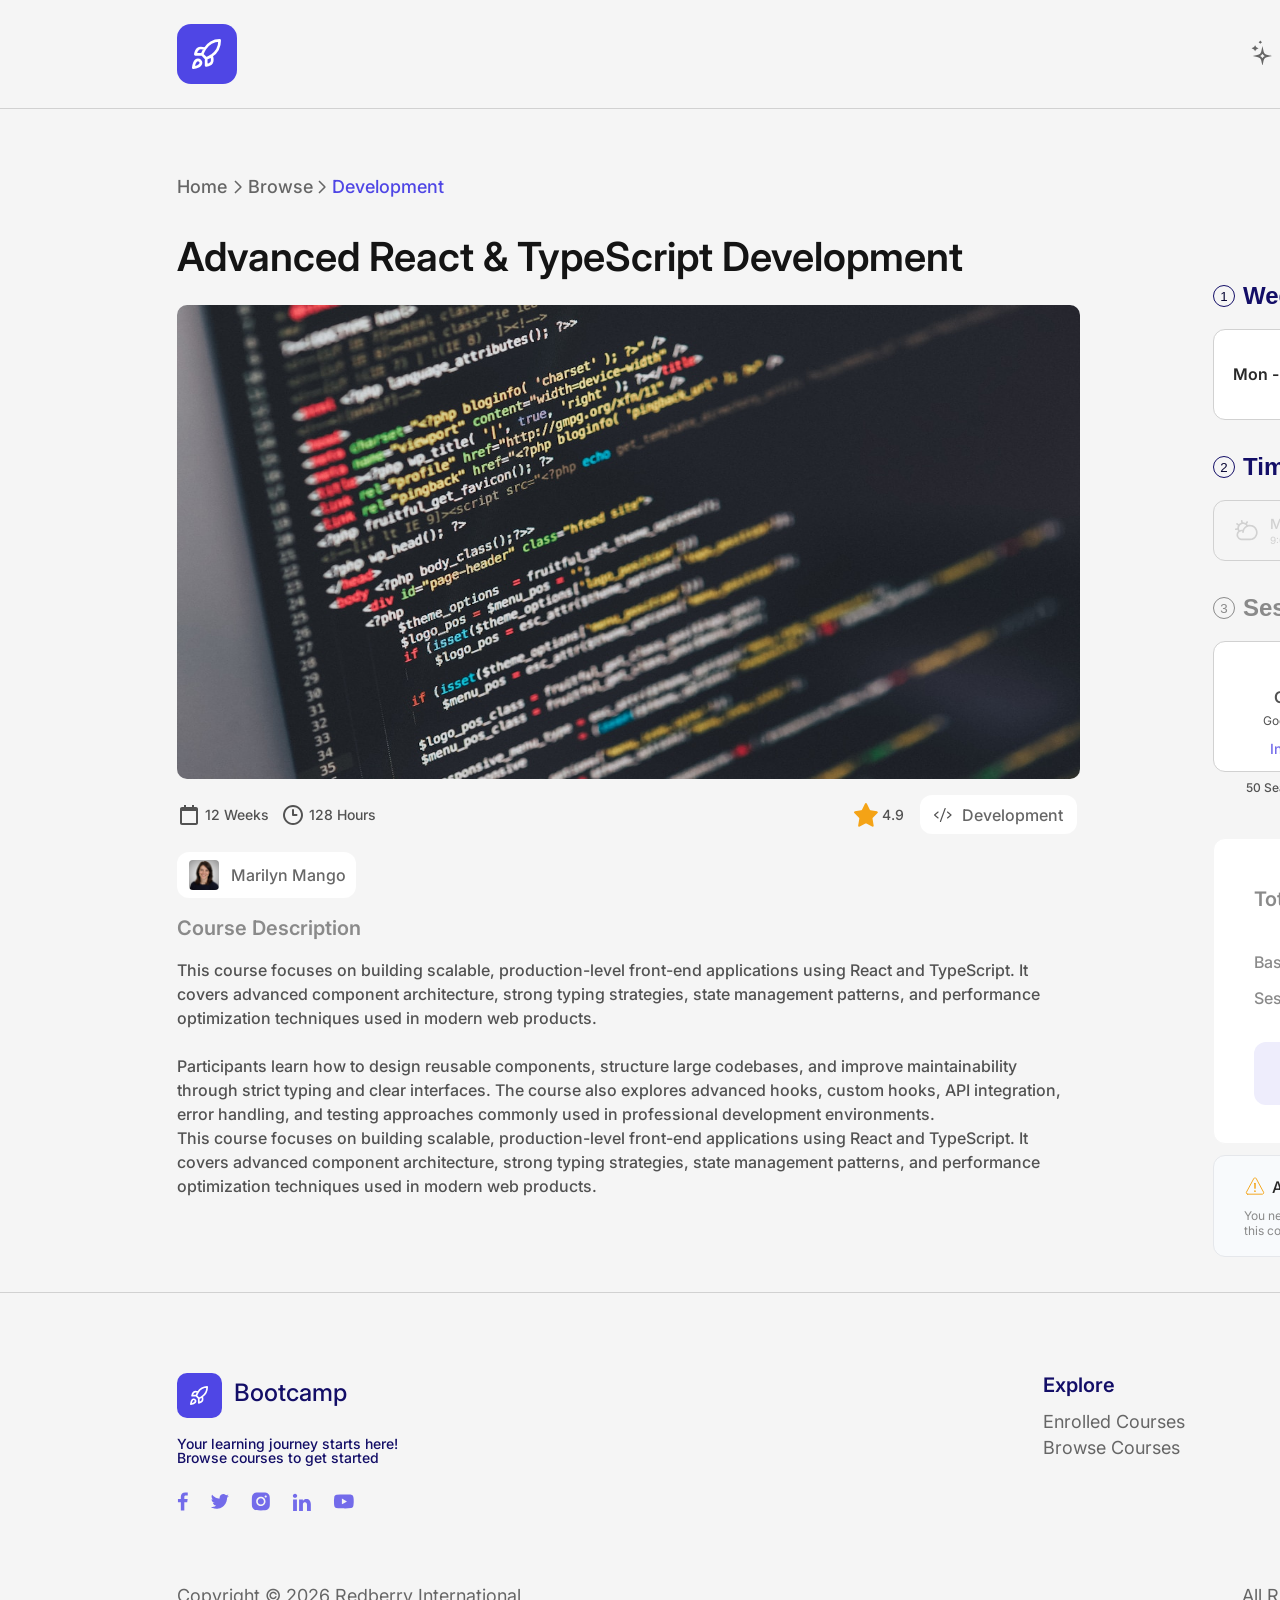
<file: course.html>
<!DOCTYPE html>
<html lang="en">
<head>
    <meta charset="UTF-8">
    <meta name="viewport" content="width=device-width, initial-scale=1.0">
    <title>Course</title>
    <link rel="stylesheet" href="style.css"/>
</head>

    <body>
        <nav>
            <div class="nav-left">
                <a href="index.html">
                    <div class="logo">
                        <img src="assets/logo.svg" alt="logo">
                    </div>
                </a>
            </div>
            <div class="nav-right">
                <a  href="catalog.html" class="browse-link">
                    <img src="assets/Nav icon.svg" alt="">
                   <span>Browse Courses</span></a>

                <!-- logged out -->
                <div class="nav-auth" id="nav-logged-out">
                    <button class="btn-login">Log In</button>
                    <button class="btn-signup">Sign Up</button>
                </div>

                <div class="nav-user" id="nav-logged-in">
                    <a href="#" class="enrolled-link">
                        <img src="assets/Nav icon2.svg" alt="">
                        <span> Enrolled Courses </span>
                    </a>
                    <a href="#" class="profile-icon">
                        <img src="assets/User.svg" alt="profile">
                        <span class="status-dot"></span>
                    </a>
                </div>

            </div>

        </nav>

        <main>

            <div class="course-main-wrapper">
                <div class="course-info">
                    <div class="course-info-top">
                        <div class="breadcrumbs2">
                            <a href="index.html" class="breadcrumbs-home">Home</a>
                            <img src="assets/gt.svg" alt="" class="breadcrumbs-arrow">
                            <a href="catalog.html"  class="breadcrumbs-browse">Browse</a>
                            <img src="assets/gt.svg" alt="" class="breadcrumbs-arrow">
                            <span class="breadcrumbs-course">Development</span>                            
                        </div>
                        <h1 class="main-course-title">Advanced React & TypeScript Development</h1>
                    </div>
                    <div class="course-info-bottom-wrapper">
                        <div class="course-info-mid">
                            <img class="course-image" src="assets/coursep.jpg" alt="">
                            <div class="course-duration-rate-tag">
                                <div class="course-duration-rate">
                                    <div class="course-duration">
                                        <div class="course-weeks">
                                            <img class="weeks-icon" src="assets/calendar.svg" alt="">
                                            <span class="weeks-text">12 Weeks</span>
                                        </div>
                                        <div class="course-days">
                                            <img class="days-icon" src="assets/clock.svg" alt="">
                                            <span class="days-text">128 Hours</span>
                                        </div>
                                    </div>
                                    <div class="rating-big">
                                        <img src="assets/union-big.svg" alt="rating">
                                        <span>4.9</span>
                                    </div>
                                </div>
                                <div class="tag">
                                    <img src="assets/dev-icon.svg" alt=""> Development
                                </div>
                            </div>
                        </div>
                        <div class="course-info-bottom">
                            <div>
                                <div class="instructor-chip">
                                        <img src="assets/instructor1.jpg" alt="Marilyn Mango">
                                        <span>Marilyn Mango</span>
                                </div>
                            </div>
                            <div class="course-information">
                                    <h3>Course Description</h3>
                                    <div class="course-info-description">
                                        <p>This course focuses on building scalable, production-level front-end applications using React and TypeScript. It covers advanced component architecture, strong typing strategies, state management patterns, and performance optimization techniques used in modern web products.</p> <br/>
                                        <p>Participants learn how to design reusable components, structure large codebases, and improve maintainability through strict typing and clear interfaces. The course also explores advanced hooks, custom hooks, API integration, error handling, and testing approaches commonly used in professional development environments.</p>
                                        <p>This course focuses on building scalable, production-level front-end applications using React and TypeScript. It covers advanced component architecture, strong typing strategies, state management patterns, and performance optimization techniques used in modern web products.</p>
                                    </div>
                                </div>
                        </div>
                    </div>
                </div>

                <div class="course-scheduling">
                    <div class="schedule">
                        <div class="weekly-schedule">
                            <button class="weekly-schedule-button active">
                                <div>
                                    <span class="schedule-ring">1</span>
                                    <h3 class="schedule-text">Weekly Schedule</h3>
                                </div>
                                <svg width="16" height="8" viewBox="0 0 16 8" fill="none" xmlns="http://www.w3.org/2000/svg">
<path d="M1.27548 0.193912C1.20331 0.131926 1.11841 0.0834684 1.02563 0.0513033C0.932857 0.0191383 0.834018 0.00389618 0.73476 0.00644822C0.635501 0.00900026 0.537768 0.0292959 0.44714 0.0661764C0.356512 0.103057 0.274764 0.1558 0.206563 0.221394C0.138363 0.286988 0.0850452 0.36415 0.0496549 0.448472C0.0142646 0.532794 -0.00250549 0.622625 0.000302383 0.712837C0.00311025 0.803049 0.025441 0.891876 0.0660195 0.974245C0.106598 1.05661 0.16463 1.13091 0.236802 1.1929L7.04038 7.0329C7.18073 7.1535 7.36656 7.2207 7.55972 7.2207C7.75287 7.2207 7.9387 7.1535 8.07906 7.0329L14.8834 1.1929C14.9571 1.13132 15.0167 1.05704 15.0586 0.974366C15.1005 0.891695 15.1239 0.802281 15.1275 0.711318C15.131 0.620355 15.1146 0.529656 15.0793 0.444491C15.044 0.359325 14.9904 0.28139 14.9216 0.215212C14.8528 0.149034 14.7703 0.095932 14.6788 0.0589914C14.5873 0.0220509 14.4886 0.00200796 14.3884 2.62363e-05C14.2883 -0.00195549 14.1888 0.014163 14.0955 0.0474472C14.0023 0.080731 13.9173 0.130516 13.8455 0.193911L7.55972 5.5887L1.27548 0.193912Z" fill="#130E67"/></svg>
                            </button>
                            <div class="scheduling-choices">
                                <span class="scheduling-choice">Mon - Wed</span>
                                <span class="scheduling-choice disabled">Tue - Thu</span>
                                <span class="scheduling-choice">Wed - Fri</span>
                                <span class="scheduling-choice disabled">Weekend</span>
                            </div>
                        </div>
                        <div class="time-slot">
                            <button class="weekly-schedule-button active">
                                <div>
                                    <span class="schedule-ring">2</span>
                                    <h3 class="schedule-text">Time Slot</h3>
                                </div>
                                <svg width="16" height="8" viewBox="0 0 16 8" fill="none" xmlns="http://www.w3.org/2000/svg">
<path d="M1.27548 0.193912C1.20331 0.131926 1.11841 0.0834684 1.02563 0.0513033C0.932857 0.0191383 0.834018 0.00389618 0.73476 0.00644822C0.635501 0.00900026 0.537768 0.0292959 0.44714 0.0661764C0.356512 0.103057 0.274764 0.1558 0.206563 0.221394C0.138363 0.286988 0.0850452 0.36415 0.0496549 0.448472C0.0142646 0.532794 -0.00250549 0.622625 0.000302383 0.712837C0.00311025 0.803049 0.025441 0.891876 0.0660195 0.974245C0.106598 1.05661 0.16463 1.13091 0.236802 1.1929L7.04038 7.0329C7.18073 7.1535 7.36656 7.2207 7.55972 7.2207C7.75287 7.2207 7.9387 7.1535 8.07906 7.0329L14.8834 1.1929C14.9571 1.13132 15.0167 1.05704 15.0586 0.974366C15.1005 0.891695 15.1239 0.802281 15.1275 0.711318C15.131 0.620355 15.1146 0.529656 15.0793 0.444491C15.044 0.359325 14.9904 0.28139 14.9216 0.215212C14.8528 0.149034 14.7703 0.095932 14.6788 0.0589914C14.5873 0.0220509 14.4886 0.00200796 14.3884 2.62363e-05C14.2883 -0.00195549 14.1888 0.014163 14.0955 0.0474472C14.0023 0.080731 13.9173 0.130516 13.8455 0.193911L7.55972 5.5887L1.27548 0.193912Z" fill="#130E67"/></svg>
                            </button>
                            <div class="scheduling-choices-time">
                                <div class="scheduling-choice-time disabled">
                                    <div class="scheduling-choice-time-inside">
                                        <img src="assets/cloudy.svg" alt="">
                                        <div class="scheduling-choice-time-inside-txt">
                                            <span class="scheduling-wd">Morning</span>
                                            <span class="scheduling-time">9:00 AM – 12:00 PM</span>
                                        </div>
                                    </div>
                                </div>
                                <div class="scheduling-choice-time">
                                    <div class="scheduling-choice-time-inside">
                                        <img src="assets/sun.svg" alt="">
                                        <div class="scheduling-choice-time-inside-txt">
                                            <span class="scheduling-wd">Morning</span>
                                            <span class="scheduling-time">6:00 AM – 9:00 PM</span>
                                        </div>
                                    </div>
                                </div>
                                <div class="scheduling-choice-time disabled">
                                    <div class="scheduling-choice-time-inside">
                                        <img src="assets/moon.svg" alt="">
                                        <div class="scheduling-choice-time-inside-txt">
                                            <span class="scheduling-wd">Morning</span>
                                            <span class="scheduling-time">12:00 AM – 12:00 PM</span>
                                        </div>
                                    </div>
                                </div>
                            </div>
                        </div>
                        <div class="session-type">
                            <button class="weekly-schedule-button disabled">
                                <div>
                                    <span class="schedule-ring">3</span>
                                    <h3 class="schedule-text">Session Type</h3>
                                </div>
                                <svg width="16" height="8" viewBox="0 0 16 8" fill="none" xmlns="http://www.w3.org/2000/svg">
<path d="M1.27548 0.193912C1.20331 0.131926 1.11841 0.0834684 1.02563 0.0513033C0.932857 0.0191383 0.834018 0.00389618 0.73476 0.00644822C0.635501 0.00900026 0.537768 0.0292959 0.44714 0.0661764C0.356512 0.103057 0.274764 0.1558 0.206563 0.221394C0.138363 0.286988 0.0850452 0.36415 0.0496549 0.448472C0.0142646 0.532794 -0.00250549 0.622625 0.000302383 0.712837C0.00311025 0.803049 0.025441 0.891876 0.0660195 0.974245C0.106598 1.05661 0.16463 1.13091 0.236802 1.1929L7.04038 7.0329C7.18073 7.1535 7.36656 7.2207 7.55972 7.2207C7.75287 7.2207 7.9387 7.1535 8.07906 7.0329L14.8834 1.1929C14.9571 1.13132 15.0167 1.05704 15.0586 0.974366C15.1005 0.891695 15.1239 0.802281 15.1275 0.711318C15.131 0.620355 15.1146 0.529656 15.0793 0.444491C15.044 0.359325 14.9904 0.28139 14.9216 0.215212C14.8528 0.149034 14.7703 0.095932 14.6788 0.0589914C14.5873 0.0220509 14.4886 0.00200796 14.3884 2.62363e-05C14.2883 -0.00195549 14.1888 0.014163 14.0955 0.0474472C14.0023 0.080731 13.9173 0.130516 13.8455 0.193911L7.55972 5.5887L1.27548 0.193912Z" fill="#130E67"/></svg>
                            </button>
                            <div class="scheduling-choices-session">
                                <div class="scheduling-choice-session-wrapper">
                                    <div class="scheduling-choice-session">
                                        <div class="scheduling-choice-session-inside">
                                            <div class="scheduling-choice-session-inside">
                                                <div class="session-icon">
                                                    <img src="assets/Desktop.svg" alt="">
                                                </div>
                                                <div class="session-texts">
                                                    <div class="session-texts-top">
                                                        <span class="session-type-txt">Online</span>
                                                        <div class="session-address"><span class="address">Google Meet</span></div>
                                                    </div>
                                                    <span class="session-price">Included</span>
                                                </div>
                                            </div>
                                        </div>
                                    </div>
                                    <span class="seat-availability">50 Seats Available</span>
                                </div>
                                <div class="scheduling-choice-session-wrapper">
                                    <div class="scheduling-choice-session disabled">
                                        <div class="scheduling-choice-session-inside">
                                            <div class="scheduling-choice-session-inside">
                                                <div class="session-icon">
                                                    <img src="assets/Users.svg" alt="">
                                                </div>
                                                <div class="session-texts">
                                                    <div class="session-texts-top">
                                                        <span class="session-type-txt">In-Person</span>
                                                        <div class="session-address"><img class="session-location" src="assets/session-location.svg" alt=""> <span class="address">Chavchavadze St.34</span></div>
                                                    </div>
                                                    <span class="session-price">+ $30</span>
                                                </div>
                                            </div>
                                        </div>
                                    </div>
                                    <span class="seat-availability">No Seats Available</span>
                                </div>
                                <div class="scheduling-choice-session-wrapper">
                                    <div class="scheduling-choice-session disabled">
                                        <div class="scheduling-choice-session-inside">
                                            <div class="session-icon">
                                                <img src="assets/Intersect.svg" alt="">
                                            </div>
                                            <div class="session-texts">
                                                <div class="session-texts-top">
                                                    <span class="session-type-txt">Hybrid</span>
                                                    <div class="session-address"><img class="session-location" src="assets/session-location.svg" alt=""> <span class="address">Chavchavadze St.34</span></div>
                                                </div>
                                                <span class="session-price">+ $50</span>
                                            </div>
                                        </div>
                                    </div>
                                    <span class="seat-availability">No Seats Available</span>
                                </div>
                            </div>
                        </div>
                        <div class="enrollment"></div>
                    </div>

                    <div class="scheduling-price">
                        <div class="scheduling-price-inside">
                            <div class="price-calculation">
                                <div class="total-price">
                                    <h3>Total Price</h3>
                                    <span class="total-price-calculated">$349</span>
                                </div>
                                <div class="price-addition">
                                    <div class="base-price">
                                        <h3>Base Price</h3>
                                        <span class="base-price-add">+ $0</span>
                                    </div>
                                    <div class="session-type-price">
                                        <h3>Session Type</h3>
                                        <span class="session-price-add">+ $0</span>
                                    </div>
                                </div>
                            </div>
                            <button class="enroll-button disabled">Enroll Now</button>
                        </div>
                    </div>

                    <div class="authentication-req">
                        <div class="authentication-req-txt">
                            <div class="authentication-req-txt-warning">
                                <img src="assets/warning.svg" alt="">
                                <h3>Authentication Required</h3>
                            </div>
                            <span>You need sign in to your profile before enrolling in this course.</span>
                        </div>
                        <button class="course-sign-in">Sign in <img src="assets/sign-in-arrow.svg" alt=""></button>

                    </div>

                </div>

            </div>

        </main>



        <footer>
            <div class="footer-wrapper">
                <div class="footer-top">
                    <div class="footer-brand">
                        <div class="footer-brand-top">
                            <div class="footer-logo">
                                <div class="logo">
                                    <img src="assets/logo.svg" alt="logo">
                                </div>
                                <span>Bootcamp</span>
                            </div>
                            <p>Your learning journey starts here!<br>Browse courses to get started</p>
                        </div>
                        <div class="footer-socials">
                            <a href="#"><img src="assets/Facebook.svg" alt="facebook"></a>
                            <a href="#"><img src="assets/Twitter.svg" alt="twitter"></a>
                            <a href="#"><img src="assets/Instagram.svg" alt="instagram"></a>
                            <a href="#"><img src="assets/LinkedIn.svg" alt="linkedin"></a>
                            <a href="#"><img src="assets/YouTube.svg" alt="youtube"></a>
                        </div>
                    </div>
                    <div class="footer-links">
                        <div class="footer-column">
                            <h4>Explore</h4>
                            <div class="footer-column-links">
                                <a href="#">Enrolled Courses</a>
                                <a href="catalog.html">Browse Courses</a>
                            </div>
                        </div>
                        <div class="footer-column">
                            <h4>Account</h4> 
                            <div class="footer-column-links">
                                <a href="#">My Profile</a>
                            </div>
                        </div>
                        <div class="footer-column">
                            <h4>Contact</h4>
                            <div class="footer-column-info">
                                <p><img src="assets/envelope.svg">contact@company.com</p>
                                <p><img src="assets/phone.svg">(+995) 551 111 222</p>
                                <p><img src="assets/location.svg">Aghmashenebeli St.115</p>
                            </div>
                        </div>
                    </div> 
                </div>
                <div class="footer-bottom">
                    <p class="footer-bottom-left">Copyright © 2026 Redberry International</p>
                    <div class="footer-bottom-right">
                        <span>All Rights Reserved</span> |
                        <a href="#">Terms and Conditions</a> |
                        <a href="#">Privacy Policy</a>
                    </div>
                </div>
            </div>
        </footer>




        <script src="script.js"></script>
        <script src="auth.js"></script>
        <script type="module" src="api.js"></script>
        <script type="module" src="catalog.js"></script>
    </body>
</html>
</file>
<file: style.css>
@import url('https://fonts.googleapis.com/css2?family=Inter:wght@200;300;400;500;600;700&display=swap');
* {
    margin:0;
    padding:0;
    box-sizing: border-box;}

body{
    width:  1920px;
    min-height:  1080px;
    font-family: 'Inter';
    display: flex;
    flex-direction: column;
    justify-content: space-between;
}

nav {
    width: 1920px;
    background-color: #f5f5f5;
    border-bottom: 1px solid #D1D1D1;
    padding: 24px 177px;
    display: flex;
    justify-content: space-between;
    align-items: center;
    gap: 10px;
}
.nav-left .logo{
    width: 60px;
    height: 60px;
    border-radius: 14px;
    padding: 16px 17px 17px 16px;
    gap: 10px;
    display: flex;
    align-items: center;
    justify-content: center;
    background-color: #4F46E5;
}

.nav-left .logo img{
    width: 29px;
    height: 30px;
}

.nav-right{
    display: flex;
    justify-content: center;
}

.browse-link{
    display: flex;
    flex-direction: row;
    align-items: center;
    width: 220px;
    height: 56px;
    border-radius: 8px;
    padding: 15px;
    gap: 8px;
    text-decoration: none;
    line-height: 1;
}


.browse-link img{
    height: 26px;
    width: 26px;
}

.browse-link span{
    width: 156px;
    font-weight: 500;
    font-size: 20px;
    line-height: 100%;
    letter-spacing: 0%;
    color: #525252;
    white-space: nowrap;
}

.nav-auth{
    display: flex;
    flex-direction: row;
    align-items: center;
    gap: 15px;
    margin-left: 36px;
}

.btn-login {
    display: flex;
    flex-direction: row;
    align-items: center;
    justify-content: center;
    width: 114px;
    height: 60px;
    border-radius: 8px;
    border: 2px solid #958FEF;
    gap: 2px;
    background-color: transparent;
    font-weight: 500;
    font-size: 20px;
    line-height: 100%;
    letter-spacing: 0%;
    color: #4F46E5;
    cursor: pointer;
}

.btn-signup {
    display: flex;
    flex-direction: row;
    align-items: center;
    justify-content: center;
    width: 125px;
    height: 60px;
    border-radius: 8px;
    border: none;
    gap: 10px;
    background-color: #4F46E5;
    font-weight: 500;
    font-size: 20px;
    line-height: 100%;
    letter-spacing: 0%;
    color: white;
    cursor: pointer;
}

#nav-logged-in{
  display: none;
}

.nav-user{
    display: flex;
    flex-direction: row;
    align-items: center;
    gap: 36px;
    margin-left: 8px;
}

.enrolled-link{
    display: flex;
    flex-direction: row;
    align-items: center;
    width: 227px;
    height: 56px;
    border-radius: 8px;
    padding: 16px;
    gap: 8px;
    text-decoration: none;
}

.enrolled-link:hover{
    filter: invert(15%) sepia(100%) saturate(6934%) hue-rotate(244deg) brightness(85%) contrast(106%);
}


.enrolled-link img{
    width: 26px;
    height: 26px;
}

.enrolled-link span{
    font-weight: 500;
    font-size: 20px;
    line-height: 100%;
    letter-spacing: 0%;
    color: #525252;
    white-space: nowrap;
}

.profile-icon{
    display: flex;
    align-items: center;
    justify-content: center;
    width: 56px;
    height: 56px;
    border-radius: 50%;
    background-color: #EEEDFC;
    position: relative;
    text-decoration: none;
    flex-shrink: 0;
    padding: 0;
}

.profile-icon img{
    width: 38px;
    height: 38px;
}

.status-dot{
    width: 15px;
    height: 15px;
    border-radius: 50%;
    background-color: #F4A316 ;
    border: 2px solid #FFFFFF;
    position: absolute;
    bottom: 0;
    right: 0;
}

footer{
    width: 1920px;
    max-height: 334px;
    padding: 80px 0 0 0;
    background-color: #f5f5f5;
    display: flex;
    flex-direction: column;
    border-top: 1px solid #D1D1D1;
}

.footer-wrapper{
    width: 1566px;
    height: 334px;
    gap: 74px;
    display: flex;
    flex-direction: column;
    margin: 0 auto;
}



.footer-top{
    width: 1566px;
    display: flex;
    flex-direction: row;
    justify-content: space-between;
    align-items: flex-start;
}

.footer-brand{
    width: 310.36px;
    display: flex;
    flex-direction: column;
    gap: 24px;
}

.footer-brand-top{
    width: 310.36px;
    display: flex;
    flex-direction: column;
    gap: 16px;
}

.footer-logo{
    display: flex;
    flex-direction: row;
    align-items: center;
    width: 174px;
    height: 45px;
    gap: 12px;
}

.footer-logo .logo{
    width: 45px;
    height: 45px;
    border-radius: 10px;
    padding: 16px 17px 17px 16px;
    display: flex;
    align-items: center;
    justify-content: center;
    flex-shrink: 0;
    background-color: #4F46E5;
}
.footer-logo .logo img{
    width: 18.37px;
    height: 19px;
}

.footer-logo span{
    width: 117px;
    height: 29px;
    font-weight: 500;
    font-size: 24px;
    line-height: 100%;
    letter-spacing: 0%;
    color: #130E67;
    white-space: nowrap;
}

.footer-brand-top p{
    width: 310.36px;
    height: 34px;
    font-weight: 500;
    font-size: 14px;
    line-height: 100%;
    letter-spacing: 0%;
    color: #130E67;
    display: flex;
    align-items: center;
}

.footer-socials{
    display: flex;
    flex-direction: row;
    align-items: center;
    width: 177px;   
    height: 19px;
    gap: 22px;
}
.footer-socials a img{
    display: block;
}

.footer-socials a:nth-child(1) img{width:11px; height: 19px;}
.footer-socials a:nth-child(2) img{width:19px; height: 15px;}
.footer-socials a:nth-child(3) img{width:19px; height: 19px;}
.footer-socials a:nth-child(4) img{width:19px; height: 18px;}
.footer-socials a:nth-child(5) img{width:21px; height: 15px;}

.footer-links{
    display: flex;
    flex-direction: row;
    width: 700px;
    height: 130px;
    gap: 120px;
}

.footer-column{
    display: flex;
    flex-direction: column;
    gap: 16px;
}

.footer-column:nth-child(1) {width: 144px; height: 92px;}
.footer-column:nth-child(2) {width: 186px; height: 62px;}
.footer-column:nth-child(1) {width: 230px; height: 130px;}

.footer-column h4{
    font-weight: 600;
    font-size: 20px;
    line-height: 24px;
    letter-spacing: 0%;
    color: #130E67;
}
.footer-column-links{
    display: flex;
    flex-direction: column;
    gap: 8px;
}
.footer-column a{
    font-weight: 400;
    font-size: 18px;
    line-height: 100%;
    letter-spacing: 0%;
    text-align: center;
    text-decoration: none;
    color: #666666;
    display: flex;
    white-space: nowrap;
}
.footer-column-info{
    display: flex;
    flex-direction: column;
    gap: 10px;
}
.footer-column-info p{
    display: flex;
    flex-direction: row;
    align-items: center;
    gap: 6px;
    font-weight: 400;
    font-size: 18px;
    line-height: 100%;
    letter-spacing: 0%;
    color: #666666;
}
.footer-column-info p:nth-child(1) img{width: 24px; height: 24px;}
.footer-column-info p:nth-child(2) img{width: 22px; height: 22px;}
.footer-column-info p:nth-child(3) img{width: 24px; height: 24px;}

.footer-bottom{
    width: 1566px;
    height: 22px;
    display: flex;
    flex-direction: row;
    justify-content: space-between;
    align-items: center;
}

.footer-bottom-left{
    width: 601.41px;
    height: 22px;
    font-weight: 400;
    font-size: 18px;
    letter-spacing: 0%;
    color: #666666;
}
.footer-bottom-right{
    width: 859.16px;
    height: 22px;
    font-weight: 400;
    font-size: 18px;
    letter-spacing: 0%;
    color: #666666;
    text-align: right;
    padding-right: 10px;
}
.footer-bottom-right a{
    color: #4F46E5;
    text-decoration: none;
}

main {
    display: flex;
    flex-direction: column;
    align-items: center;
    padding: 64px 0;
    flex: 1;
    background-color: #F5F5F5;
    gap: 64px;
}

.hero-slider {
    width: 1566px;
    height: 420px;
    border-radius: 30px;
    background-color: #FFFFFF;
    position: relative;
    overflow: hidden;
    cursor: default;
}


.slider-arrows {
    position: absolute;
    top: 311px;
    left: 1386px;
    display: flex;
    flex-direction: row;
    gap: 24px;
    width: 132px;
    height: 54px;
    z-index: 10;
}

.slider-arrow {
    width: 54px;
    height: 54px;
    border-radius: 50%;
    border: none;
    cursor: pointer;
    background-color: transparent;
    flex-shrink: 0;
    padding: 0;
}

.slider-arrow.disabled {
    pointer-events: none;
}

.slider-arrow.left {
    background-image: url('assets/ArrowleftDisabled.svg');
    background-size: contain;
    background-repeat: no-repeat;
    background-position: center;
}

.slider-arrow.right {
    background-image: url('assets/ArrowrightActive.svg');
    background-size: contain;
    background-repeat: no-repeat;
    background-position: center;
}

.slider-dots {
    position: absolute;
    top: 334px;
    left: 0;
    right: 0;
    display: flex;
    flex-direction: row;
    justify-content: center;
    gap: 12px;
    height: 8px;
}

.dot {
    width: 57px;
    height: 8px;
    border-radius: 999px;
    background-color: #C1BCBC80;
    cursor: pointer;
}

.dot.active {
    background-color: #F5F5F5;
}

.slide {
    position: absolute;
    top: 0;
    left: 0;
    width: 100%;
    height: 100%;
    display: none;
    padding: 48px;
    background-size: cover;
    background-position: center;
}

.slide.active {
    display: flex;
    flex-direction: column;
    gap: 12px;
}

.slide-content {
    display: flex;
    flex-direction: column;
    width: 1470px;
    gap: 14px;
}

.slide h2 {
    width: 1470px;
    height: 56px;
    font-weight: 600;
    font-size: 48px;
    line-height: 56px;
    letter-spacing: -0.5%;
    color: #FFFFFF;
}

.slide p {
    width: 1218px;
    height: 58px;
    font-weight: 200;
    font-size: 24px;
    line-height: 100%;
    letter-spacing: 0%;
    color: #FFFFFF;
}

.slide-btn {
    display: flex;
    flex-direction: row;
    align-items: center;
    justify-content: center;
    width: 238px;
    height: 64px;
    border-radius: 8px;
    padding: 17px 25px;
    margin-top: 20px;
    gap: 10px;
    background-color: #4F46E5;
    border: none;
    font-weight: 400;
    font-size: 20px;
    line-height: 100%;
    color: #FFFFFF;
    cursor: pointer;
    text-decoration: none;
}

.start-learning {
    width: 1566px;
    height: 739px;
    display: flex;
    flex-direction: column;
    gap: 32px;
}


.section-header {
    width: 1566px;
    display: flex;
    flex-direction: column;
    padding-left: 1px;
    gap: 10px;
}

.section-header h2 {
    height: 48px;
    font-weight: 600;
    font-size: 40px;
    line-height: 100%;
    letter-spacing: 0%;
    color: #0A0A0A;
}

.section-header p {
    width: 538px;
    height: 22px;
    font-weight: 500;
    font-size: 18px;
    line-height: 100%;
    letter-spacing: 0%;
    color: #3D3D3D;
    white-space: nowrap;
}

.course-cards {
    display: flex;
    flex-direction: row;
    gap: 24px;
}

.course-card {
    width: 506px;
    height: 576px;
    border-radius: 12px;
    border: 1px solid #F5F5F5;
    padding: 20px;
    gap: 24px;
    background-color: #FFFFFF;
    display: flex;
    flex-direction: column;
    box-sizing: border-box;
}

.course-card:hover{
    cursor: pointer;
    border-color: rgba(138, 130, 212, 0.1);
}

.course-card:active{
    border-color: rgba(149, 143, 239, 1);
}

.course-card-image {
    width: 466px;
    height: 262px;
    border-radius: 10px;
    overflow: hidden;
    flex-shrink: 0;
}

.course-card-image img {
    width: 100%;
    height: 100%;
    object-fit: cover;
}
.course-card-info {
    display: flex;
    flex-direction: column;
    width: 100%;
    gap: 12px;
}

.course-card-top {
    display: flex;
    flex-direction: row;
    align-items: center;
    justify-content: space-between;
}

.course-instructor {
    font-weight: 500;
    font-size: 14px;
    line-height: 100%;
    letter-spacing: 0%;
}

.course-instructor .lecturer-label {
    color: #8A8A8A;
}

.course-instructor .lecturer-name {
    color: #666666;
}

.course-rating {
    display: flex;
    flex-direction: row;
    align-items: center;
    gap: 4px;
}

.course-rating img {
    width: 18px;
    height: 18px;
    flex-direction: row;
    align-items: center;
    gap: 4px;
}

.course-rating span {
    width: 22px;
    height: 17px;
    font-weight: 500;
    font-size: 14px;
    line-height: 100%;
    letter-spacing: 0%;
    color: #525252;
    display: flex;
    align-items: center;
}

.course-title {
    width: 455px;
    font-weight: 600;
    font-size: 24px;
    line-height: 100%;
    letter-spacing: 0%;
    color: #141414;
}

.course-description {
    width: 412px;
    font-weight: 500;
    font-size: 16px;
    line-height: 24px;
    letter-spacing: 0%;
    color: #666666;
}

.course-card-bottom {
    display: flex;
    flex-direction: row;
    align-items: center;
    justify-content: space-between;
    width: 100%;
    height: 58px;
}

.course-price-wrapper {
    display: flex;
    flex-direction: row;
    align-items: flex-end;
    gap: 8px;
    width: 167px;
    height: 39px;
}

.course-price-label {
    width: 76px;
    height: 15px;
    font-weight: 500;
    font-size: 12px;
    line-height: 100%;
    letter-spacing: 0%;
    color: #8A8A8A;
    margin-bottom: 7px;
}

.course-price {
    width: 83px;
    font-weight: 600;
    font-size: 32px;
    line-height: 100%;
    letter-spacing: 0%;
    text-align: right;
    color: #141414;
}

.btn-details {
    display: flex;
    flex-direction: row;
    align-items: center;
    justify-content: center;
    width: 116px;
    height: 58px;
    border-radius: 8px;
    padding: 17px 25px;
    background-color: #4F46E5;
    border: none;
    font-weight: 400;
    font-size: 20px;
    line-height: 100%;
    letter-spacing: 0%;
    color: #FFFFFF;
    cursor: pointer;
    text-decoration: none;
}


.continue-learning-logged-in { display: none; }
.continue-learning-logged-out {
    width: 1566px;
    height: 369px;
    display: flex;
    flex-direction: column;
    gap: 32px;
    position: relative;
}

.continue-learning-logged-in {
    width: 1566px;
    display: flex;
    flex-direction: column;
    gap: 32px;
}

.continue-learning-header h2 {
    height: 48px;
    font-weight: 600;
    font-size: 40px;
    line-height: 100%;
    letter-spacing: 0%;
    color: #0A0A0A;
}

.continue-learning-header p {
    width: 538px;
    height: 22px;
    font-weight: 500;
    font-size: 18px;
    line-height: 100%;
    letter-spacing: 0%;
    color: #3D3D3D;
    white-space: nowrap;
}

.continue-learning-header {
    width: 1566px;
    height: 76px;
    display: flex;
    flex-direction: row;
    align-items: flex-end;
    justify-content: space-between;
    padding-top: 28px;
}

.continue-learning-header-text {
    display: flex;
    flex-direction: column;
    gap: 6px;
}

.see-all {
    align-self: flex-end;
    font-weight: 500;
    font-size: 20px;
    line-height: 100%;
    letter-spacing: 0%;
    text-decoration: underline;
    text-underline-offset: 3px;
    color: #4F46E5;
}

.continue-learning-cards-b {
    display: flex;
    flex-direction: row;
    gap: 24px;
    filter: blur(8px);
    pointer-events: none;
}
.continue-learning-cards-u {
    display: flex;
    flex-direction: row;
    gap: 24px;
    pointer-events: none;
}


.continue-learning-cards {
    display: flex;
    flex-direction: row;
    gap: 24px;
    width: 1566px;
    height: 219px;
    position: relative;
}

.continue-learning-card {
    width: 506px;
    height: 219px;
    border-radius: 12px;
    padding: 20px;
    gap: 8px;
    display: flex;
    flex-direction: column;
    background-color: #FFFFFF;
}

.continue-learning-card-top {
    display: flex;
    flex-direction: row;
    width: 466px;
    height: 123px;
    gap: 16px;
}

.continue-learning-card-image {
    width: 140px;
    height: 123px;
    max-width: 140px;
    border-radius: 12px;
    overflow: hidden;
    flex-shrink: 0;
}

.continue-learning-card-image img {
    width: 100%;
    height: 100%;
    object-fit: cover;
}

.continue-learning-card-info {
    display: flex;
    flex-direction: column;
    width: 326px;
    height: 123px;
    padding: 0 4px 0 0;
    gap: 9px;
}

.continue-learning-card-info-top {
    display: flex;
    flex-direction: row;
    align-items: center;
    justify-content: space-between;
    width: 100%;
}

.continue-learning-instructor {
    font-weight: 500;
    font-size: 14px;
    line-height: 100%;
    letter-spacing: 0%;
    white-space: nowrap;
    display: flex;
    align-items: center;
}

.continue-learning-instructor .lecturer-label {
    color: #8A8A8A;
    margin-right: 3.5px;
}

.continue-learning-instructor .lecturer-name {
    color: #666666;
}

.continue-learning-title {
    width: 306px;
    height: 48px;
    font-weight: 600;
    font-size: 20px;
    line-height: 28px;
    letter-spacing: -0.31px;
    color: #141414;
}

.continue-learning-card-bottom {
    display: flex;
    flex-direction: row;
    align-items: center;
    justify-content: space-between;
    width: 466px;
    height: 48px;
}
.continue-learning-cards-b .continue-learning-card-bottom {
    opacity: 0.76;
}

.continue-learning-cards-b .continue-learning-card-top {
    opacity: 0.76;
}

.continue-learning-progress-wrapper {
    display: flex;
    flex-direction: column;
    width: 336px;
    height: 39.31px;
    padding-bottom: 4px;
    gap: 4px;
}

.continue-learning-progress-text {
    height: 16px;
    font-weight: 500;
    font-size: 12px;
    line-height: 16px;
    letter-spacing: 0%;
    vertical-align: middle;
    color: #141414;
}

.progress-bar-wrapper {
    width: 336px;
    height: 15.13px;
    border-radius: 30px;
    background-color: #DDDBFA;
    position: relative;
}

.progress-bar {
    width: 202.56px;
    height: 15.13px;
    border-radius: 30px;
    background-color: #4F46E5;
    position: absolute;
    top: 0;
    left: 0;
}

.btn-view {
    display: flex;
    flex-direction: row;
    align-items: center;
    justify-content: center;
    width: 90px;
    height: 48px;
    border-radius: 8px;
    border: 2px solid #958FEF;
    padding: 12px 16px;
    gap: 2px;
    background-color: transparent;
    font-weight: 500;
    font-size: 16px;
    line-height: 100%;
    color: #4F46E5;
    cursor: pointer;
    text-decoration: none;
}

.continue-learning-logged-out .continue-learning-cards-b {
    pointer-events: none;
}




.login-prompt {
    position: absolute;
    width: 418px;
    height: 233px;
    border-radius: 12px;
    border: 1px solid #ADADAD;
    padding: 32px 56px;
    background-color: #FFFFFF;
    display: flex;
    flex-direction: column;
    align-items: center;
    justify-content: center;
    top: 50%;
    left: 50%;
    transform: translate(-50%, -50%);
    z-index: 10;
}
.continue-learning-cards-wrapper {
    position: relative;
    width: 1566px;
    height: 219px;
}

.login-prompt-inner {
    width: 306px;
    display: flex;
    flex-direction: column;
    align-items: center;
    gap: 24px;
}

.login-prompt-icon {
    display: flex;
    flex-direction: row;
    align-items: center;
    justify-content: center;
    width: 74px;
    height: 77px;
    border-radius: 50px;
    padding: 20px;
    gap: 10px;
    background-color: #DDDBFA;
}

.login-prompt-icon img {
    width: 34px;
    height: 37px;
}

.login-prompt-top {
    width: 306px;
    display: flex;
    flex-direction: column;
    align-items: center;
    gap: 12px;
}

.login-prompt-text {
    height: 24px;
    font-weight: 500;
    font-size: 16px;
    line-height: 24px;
    letter-spacing: 0%;
    text-align: center;
    color: #0A0836;
}

.btn-login-prompt {
    width: 83px;
    height: 42px;
    border-radius: 8px;
    padding: 17px 25px;
    gap: 10px;
    background-color: #4F46E5;
    border: none;
    font-weight: 500;
    font-size: 16px;
    line-height: 100%;
    color: #FFFFFF;
    cursor: pointer;
    display: flex;
    align-items: center;
    justify-content: center;
    text-decoration: none;
    white-space: nowrap;
}

.catalog-main {
    display: flex;
    flex-direction: column;
    padding: 40px 177px;
    background-color: #F5F5F5;
    flex: 1;
    gap: 24px;
    align-items: flex-start;
}

.catalog-content {
    display: flex;
    flex-direction: row;
    gap: 48px;
    width: 1566px;
}

.catalog-left {
    width: 309px;
    flex-shrink: 0;
}

.catalog-right {
    flex: 1;
}

.breadcrumbs{
    display: flex;
    flex-direction: row;
    align-items: center;
    padding: 0px;
    gap: 2px;
    width: 149px;
    height: 28px;
    margin-top: 20px;
}

.breadcrumbs-home{
    width: 51px;
    height: 22px;
    font-weight: 500;
    font-size: 18px;
    line-height: 22px;
    letter-spacing: 0%;
    color: #666666;
    text-decoration: none;
}



.breadcrumbs-browse{
    width: 64px;
    height: 22px;
    font-weight: 500;
    font-size: 18px;
    line-height: 22px;
    color: #736BEA;
}

.filters{
    display: flex;
    width: 309px;
    height: 914px;
    flex-direction: column;
    align-items: flex-start;
    padding: 0px;
    gap: 24px;
}

.filters-top{
    display: flex;
    flex-direction: row;
    justify-content: space-between;
    align-items: center;
    padding: 0px;
    gap: auto;
    width: 309px;
    align-self: stretch;
}

.filters-txt{
    width: 121px;
    height: 48px;
    font-weight: 600;
    font-size: 40px;
    line-height: 48px;
    color: #0A0A0A;
}


.filters-remove{
    display: flex;
    flex-direction: row;
    align-items: center;
    padding: 0px;
    gap: 7px;
    width: 133px;
    height: 24px;
    white-space: nowrap;
    color: #8A8A8A;
    background-color: #F5F5F5;
    filter: none;
    border: none;
}
.filters-remove-text{
    font-weight: 500;
    font-size: 16px;
    line-height: 24px;
}
.filters-remove-x{
    width: 10px;
    height: 10px;
}

.filters-remove:hover{
    color: #4F46E5;
}
.filters-remove:hover img{
    filter: brightness(0) saturate(100%) invert(31%) sepia(85%) saturate(5411%) hue-rotate(239deg) brightness(94%) contrast(93%);
}

.filters-mid{
    display: flex;
    flex-direction: column;
    align-items: flex-start;
    padding: 0px;
    gap: 56px;
    width: 309px;
}

.filters-categories-text{
    width: 309px;
    height: 22px;
    font-weight: 500;
    font-size: 18px;
    line-height: 22px;
    color: #666666;
}
.filters-instructor-text{
    width: 309px;
    height: 22px;
    font-weight: 500;
    font-size: 18px;
    line-height: 22px;
    color: #666666;
}
.filters-topics-text{
    width: 309px;
    height: 22px;
    font-weight: 500;
    font-size: 18px;
    line-height: 22px;
    color: #666666;
}

.filters-categories {
    display: flex;
    flex-direction: column;
    gap: 24px;
    width: 309px;
}

.filters-categories-choice{
    display: flex;
    flex-direction: row;
    flex-wrap: wrap;
    align-items: flex-start;
    gap: 8px;
    width: 309px;
    white-space: nowrap;
}

.filters-topics-choice{
    display: flex;
    flex-direction: row;
    flex-wrap: wrap;
    align-items: flex-start;
    gap: 8px;
    width: 309px;
    white-space: nowrap;
}

.filters-topics {
    display: flex;
    flex-direction: column;
    gap: 24px;
    width: 309px;
}

.filters-instructor {
    display: flex;
    flex-direction: column;
    gap: 24px;
    width: 309px;
}

.filters-instructor-choice{
    display: flex;
    flex-direction: column;
    align-items: flex-start;
    padding: 0px;
    gap: 8px;
    width: 179px;
    height: 254px;
}

.filters-bottom{
    display: flex;
    flex-direction: column;
    align-items: flex-start;
    padding: 16px 0px 0px;
    width: 309px;
    height: 36px;
    border-top: 1px solid #ADADAD;
    border-radius: 0px;
    margin-top: -46px;
}

.filters-bottom-text{
    display: flex;
    flex-direction: row;
    align-items: center;
    width: 309px;
    height: 20px;
    border-radius: 0px;
    font-size: 14px;
    font-weight: 500;
    color: #8A8A8A;
}

.filter-chip {
    display: flex;
    flex-direction: row;
    justify-content: center;
    align-items: center;
    padding: 8px 14px;
    gap: 10px;
    height: 39px;
    background: #FFFFFF;
    border-radius: 12px;
    border: none;
    cursor: pointer;
    font-weight: 500;
    font-size: 16px;
    line-height: 24px;
    letter-spacing: 0%;
    color: #666666;
}

.filter-chip.active {
    background: #EEEDFC;
    border: 1.5px solid #281ED2;
    color: #281ED2;
}
.filter-chip.active:hover{
    background: #EEEDFC;
    border: 1.5px solid #281ED2;
    color: #281ED2;
}

.filter-chip:hover {
    background: #DDDBFA;
    color: #281ED2;
}


.filter-chip img {
    width: 18px;
    height: 18px;
}

.filter-chip:hover img,
.filter-chip.active img {
    filter: invert(15%) sepia(100%) saturate(6934%) hue-rotate(244deg) brightness(85%) contrast(106%);
}

.instructor-chip {
    display: flex;
    flex-direction: row;
    align-items: center;
    width: 179px;
    border-radius: 12px;
    padding: 8px 12px;
    gap: 12px;
    cursor: pointer;
    background-color: #FFFFFF;
    border:none;
    white-space: nowrap;
}

.instructor-chip:hover {
    background: #DDDBFA;
    animation: none;
}

.instructor-chip.active {
    background: #EEEDFC;
    border: 1px solid #281ED2;
}

.instructor-chip img {
    width: 30px;
    height: 30px;
    border-radius: 4px;
    object-fit: cover;
    flex-shrink: 0;
}

.instructor-chip span {
    width: 113px;
    height: 24px;
    font-weight: 500;
    font-size: 16px;
    line-height: 24px;
    color: #666666;
}

.instructor-chip.active span {
    color: #281ED2;
}
.instructor-chip:hover span {
    color: #281ED2;
}

.catalog-right {
    display: flex;
    flex-direction: column;
    align-items: center;
    width: 1167px;
    gap: 23px;
}


.catalog-top {
    display: flex;
    flex-direction: row;
    justify-content: space-between;
    align-items: center;
    width: 1167px;
    height: 49px;
}

.catalog-showing {
    font-weight: 500;
    font-size: 16px;
    line-height: 24px;
    letter-spacing: 0%;
    color: #666666;
}

.sort-label{
    font-weight: 500;
    font-size: 16px;
    white-space: nowrap;
    color: #666666;
}

.catalog-sort {
    display: flex;
    flex-direction: row;
    align-items: center;
    width: 234px;
    max-width: 234px;
    padding: 7px 20px;
    height: 49px;
    background: #FFFFFF;
    border: 1px solid #F5F5F5;
    border-radius: 10px;
    gap: 8px;
    position: relative;
    cursor: pointer;
}

.sort-dropdown {
    position: static;
}

.sort-selected {
    display: flex;
    flex-direction: row;
    align-items: center;
    min-width: 97px;
    max-width: 120px;
    gap: 8px;
    background: transparent;
    border: none;
    padding: 0;
    cursor: pointer;
    font-weight: 500;
    font-size: 16px;
    color: #4F46E5;
    white-space: nowrap;
}

.sort-options {
    display: none;
    position: absolute;
    width: 100%;
    top: calc(100% + 8px);
    right: 0;
    background: #FFFFFF;
    border-radius: 8px;
    padding: 8px 0;
    text-align: left;
    z-index: 100;
    box-shadow: 0 4px 12px rgba(0,0,0,0.1);
}

.sort-options.open {
    display: flex;
    flex-direction: column;
}

.sort-selected-img {
    width: 13px;
    height: 6px;
    flex-shrink: 0;
}

.sort-selected span {
    overflow: hidden;
    text-overflow: ellipsis;
    white-space: nowrap;
}

.sort-option {
    padding: 12px 16px;
    font-weight: 500;
    font-size: 16px;
    color: #666666;
    cursor: pointer;
}

.sort-option:hover {
    background: #EEEDFC;
    color: #4F46E5;
}

.sort-option.active {
    background: #EEEDFC;
    color: #4F46E5;
}

.catalog-grid {
    display: flex;
    flex-direction: column;
    align-items: flex-start;
    padding: 0px;
    gap: 24px;
    width: 1167px;
    height: 1401px;
}


.catalog-card-row{
    display: flex;
    flex-direction: row;
    align-items: center;
    padding: 0px;
    gap: 24px;
    width: 1167px;
    height: 451px;
}

.catalog-card {
    display: flex;
    flex-direction: column;
    align-items: center;
    padding: 20px;
    gap: 10px;
    width: 373px;
    height: 451px;
    border-radius: 12px;
    border: solid 1px;
    background-color: #FFFFFF;
    border-color: #F5F5F5;
}

.catalog-card:hover {
    border: 1px solid rgba(138, 130, 212, 0.15);
}

.catalog-card-top {
    display: flex;
    flex-direction: column;
    align-items: flex-start;
    padding: 0px;
    gap: 18px;
    width: 333px;
    height: 345px;
}


.catalog-card-image {
    border-radius: 10px;
    overflow: hidden;
    flex-shrink: 0;
    width: 333px;
    height: 181px;
}

.catalog-card-image img {
    width: 100%;
    height: 100%;
    object-fit: cover;
}

.catalog-card-text {
    display: flex;
    flex-direction: column;
    align-items: flex-start;
    gap: 12px;
    width: 333px;
    height: 88px;
}

.catalog-card-text-top {
    display: flex;
    flex-direction: row;
    flex-wrap: wrap;
    justify-content: space-between;
    align-items: center;
    align-content: flex-start;
    width: 333px;
    height: 18px;
}

.catalog-card-text-top-left {
    display: flex;
    flex-direction: row;
    gap: 8px;
    align-items: center;
}

.catalog-card-lecturer {
    font-weight: 500;
    font-size: 14px;
    line-height: 17px;
    color: #8A8A8A;
}

.divider {
    width: 2px;
    height: 14px;
    background: #D1D1D1;
    border-radius: 100px;
}

.course-length {
    font-weight: 500;
    font-size: 14px;
    line-height: 17px;
    color: #8A8A8A;
}

.catalog-card-text-bottom {
    width: 333px;
    height: 58px;
    font-weight: 600;
    font-size: 24px;
    line-height: 29px;
    color: #0A0A0A;
}

.tags {
    display: flex;
    flex-direction: row;
    justify-content: center;
    align-items: center;
    padding: 8px 12px;
    gap: 6px;
    width: 150px;
    height: 40px;
    background: #F5F5F5;
    border-radius: 12px;
}

.tag-img {
    display: flex;
    width: 18px;
    height: 18px;
}

.tag-name {
    width: 102px;
    height: 24px;
    font-weight: 500;
    font-size: 16px;
    line-height: 24px;
    text-align: center;
    color: #525252;
}

.catalog-card-bottom {
    display: flex;
    flex-direction: row;
    justify-content: space-between;
    align-items: flex-start;
    gap: 79px;
    width: 333px;
    height: 48px;
}

.catalog-card-price {
    display: flex;
    flex-direction: column;
    justify-content: center;
    align-items: flex-start;
    margin: 0 auto;
    width: 144px;
    height: 44px;
}

.catalog-card-price-txt {
    height: 15px;
    font-weight: 500;
    font-size: 12px;
    line-height: 15px;
    color: #8A8A8A;
}

.catalog-price {
    width: 62px;
    height: 29px;
    font-weight: 600;
    font-size: 24px;
    line-height: 29px;
    text-align: right;
    color: #292929;
}

.catalog-btn-details {
    display: flex;
    flex-direction: row;
    justify-content: center;
    align-items: center;
    padding: 17px 25px;
    gap: 10px;
    margin: 0 auto;
    width: 103px;
    height: 48px;
    background: #4F46E5;
    border-radius: 8px;
    font-weight: 500;
    font-size: 16px;
    line-height: 24px;
    text-align: center;
    color: #FFFFFF;
    text-decoration: none;
}

.catalog-pagination {
    display: flex;
    flex-direction: row;
    align-items: center;
    padding: 0px;
    gap: 8px;
    width: 328px;
    height: 40px;
}

.page-btn {
    width: 40px;
    height: 40px;
    background: #FFFFFF;
    border: 1px solid #D1D1D1;
    border-radius: 4px;
    cursor: pointer;
    font-weight: 500;
    font-size: 16px;
    line-height: 24px;
    text-align: center;
    color: #4F46E5;
}

.page-btn-arrow.active {
    background: #FFFFFF;
    border-color: #D1D1D1;
}

.page-btn-arrow.disabled {
    fill: #DDDBFA;
}

.page-btn-arrow:hover {
    background-color: #DDDBFA;
    border-color: #B7B3F4;
}

.page-btn-arrow:active path{
    fill: #FFFFFF;
}
.page-btn-arrow:active {
    background-color: #281ED2;
    border-color: #4F46E5;
}

.page-btn-arrow:disabled path{
    fill: #DDDBFA;
}

.page-btn-arrow {
    width: 40px;
    height: 40px;
    background: #FFFFFF;
    border: 1px solid #D1D1D1;
    border-radius: 4px;
    cursor: pointer;
}

.page-btn:hover{
    background-color: #DDDBFA;
    border-color: #B7B3F4;
}

.page-btn.active{
    background-color: #281ED2;
    border-color: #4F46E5;
    color: #FFFFFF;
}

.course-main-wrapper{
    display: flex;
    align-self: center;
    gap: 133px;
    width: 1566px;
    height: 1055.15px;
    flex-wrap: wrap;
    flex-direction: column;
    justify-content: space-between;
    align-content: center;
}

.course-info{
    display: flex;
    flex-direction: column;
    align-items: flex-start;
    padding: 0px;
    gap: 24px;
    width: 903px;
    height: 1055.15px;
}

.course-info-top{
    width: 903px;
    height: 108px;    
    gap: 32px;
    display: flex;
    flex-direction: column;
    align-items: flex-start;
}


.breadcrumbs2{
    display: flex;
    flex-direction: row;
    align-items: center;
    padding: 0px;
    gap: 4px;
    width: 290px;
    height: 28px;
}

.breadcrumbs-home{
    height: 22px;
    font-weight: 500;
    font-size: 18px;
    line-height: 22px;
    letter-spacing: 0%;
    color: #666666;
    text-decoration: none;
}


.breadcrumbs-browse{
    height: 22px;
    font-weight: 500;
    font-size: 18px;
    line-height: 22px;
    letter-spacing: 0%;
    color: #666666;
    text-decoration: none;
}

.breadcrumbs-course{
    height: 22px;
    font-weight: 500;
    font-size: 18px;
    line-height: 22px;
    color: #4F46E5;
}

.main-course-title{
    width: 903px;
    height: 48px;
    font-weight: 600;
    font-size: 40px;
    line-height: 48px;
    color: #141414;
}

.course-scheduling {
    display: flex;
    flex-direction: column;
    align-items: flex-start;
    gap: 11px;
    max-width: 530px;
    min-width: 473px;
    align-self: center;
    padding-top: 108px;
}

.course-info-bottom-wrapper{
    display: flex;
    flex-direction: column;
    align-items: flex-start;
    gap: 18px;
    width: 903px;
    height: 923.15px;
}

.course-info-mid {
    display: flex;
    flex-direction: column;
    align-items: flex-start;
    gap: 16px;
    width: 903px;
    height: 529.15px;
}

.course-image {
    width: 903px;
    height: 474.15px;
    border-radius: 10px;
    overflow: hidden;
    flex-shrink: 0;
}

.course-image img {
    width: 100%;
    height: 100%;
    object-fit: cover;
}

.course-duration-rate-tag {
    display: flex;
    flex-direction: row;
    align-items: center;
    gap: 16px;
    width: 903px;
    height: 39px;
}

.course-duration-rate {
    display: flex;
    flex-direction: row;
    align-items: center;
    justify-content: space-between;
    gap: 12px;
    width: 727px;
    height: 26px;
}

.course-duration {
    display: flex;
    flex-direction: row;
    align-items: center;
    gap: 12px;
    width: 200px;
    height: 24px;
}

.course-weeks {
    display: flex;
    flex-direction: row;
    align-items: center;
    gap: 4px;
    width: 92px;
    height: 24px;
}

.course-days {
    display: flex;
    flex-direction: row;
    align-items: center;
    gap: 4px;
    width: 96dpx;
    height: 24px;
}

.weeks-icon {
    width: 24px;
    height: 24px;
}

.days-icon {
    width: 24px;
    height: 24px;
}

.weeks-text {
    width: 64px;
    height: 17px;
    font-weight: 500;
    font-size: 14px;
    line-height: 17px;
    color: #525252;
}

.days-text {
    width: 64px;
    height: 17px;
    font-weight: 500;
    font-size: 14px;
    line-height: 17px;
    color: #525252;
    white-space: nowrap;
}

.tag {
    display: flex;
    flex-direction: row;
    justify-content: center;
    align-items: center;
    padding: 8px 14px;
    gap: 10px;
    height: 39px;
    background: #FFFFFF;
    border-radius: 12px;
    border: none;
    cursor: pointer;
    font-weight: 500;
    font-size: 16px;
    line-height: 24px;
    letter-spacing: 0%;
    color: #666666;
}



.tag:hover {
    background: #DDDBFA;
    color: #281ED2;
}


.tag img {
    width: 18px;
    height: 18px;
}

.tag:hover img {
    filter: invert(15%) sepia(100%) saturate(6934%) hue-rotate(244deg) brightness(85%) contrast(106%);
}

.rating-main{

}

.rating-big {
    display: flex;
    flex-direction: row;
    align-items: center;
    gap: 4px;
}

.rating-big img {
    width: 24px;
    height: 24px;
    flex-direction: row;
    align-items: center;
    gap: 4px;
}

.rating-big span {
    width: 22px;
    height: 21px;
    font-weight: 500;
    font-size: 14px;
    line-height: 150%;
    letter-spacing: 0%;
    color: #525252;
    display: flex;
    align-items: center;
}

.course-info-bottom {
    display: flex;
    flex-direction: column;
    align-items: flex-start;
    justify-content: space-between;
    gap: 18px;
    width: 903px;
    height: 376px;
}

.course-information {
    display: flex;
    flex-direction: column;
    align-items: flex-start;
    gap: 18px;
    width: 903px;
    height: 312px;
}

.course-information h3{
    height: 24px;
    font-weight: 600;
    font-size: 20px;
    line-height: 24px;
    color: #8A8A8A;
}

.course-info-description {
    display: flex;
    flex-direction: column;
    font-weight: 500;
    font-size: 16px;
    line-height: 24px;
    color: #525252;
    white-space: initial;
}

.schedule {
    display: flex;
    flex-direction: column;
    align-items: flex-start;
    gap: 32px;
}

.weekly-schedule-button {
    display: flex;
    flex-direction: row;
    align-items: flex-start;
    justify-content: space-between;
    gap: 7px;
    width: 530px;
    height: 30px;
    border: none;
    background-color: transparent;
    cursor: pointer;
}
.weekly-schedule-button.disabled span{
    border-color: #8A8A8A;
    color:#8A8A8A;
}
.weekly-schedule-button.disabled h3{
    border-color: #8A8A8A;
    color:#8A8A8A;
}
.weekly-schedule-button.disabled svg{
    rotate: 180deg;
}
.weekly-schedule-button.disabled svg path{
    fill: #8A8A8A;
}

.weekly-schedule-button div{
    display: flex;
    flex-direction: row;
    align-items: flex-start;
    gap: 8px;
    width: 493px;
    height: 30px;
}

.schedule-ring{
    display: flex;
    width: 22px;
    height: 22px;
    color: #0A0836;
    border: 1.5px solid #130E67;
    border-radius: 50%;
    justify-content: center;
    align-items: center;
    align-self: center;
}

.schedule-text{
    display: flex;
    font-weight: 600;
    font-size: 24px;
    line-height: 29px;
    color: #130E67;
    align-items: center;
}


.weekly-schedule-button svg{
    display: flex;
    flex-direction: row;
    align-items: center;
    gap: 8px;
    width: 14px;
    height: 28px;
}

.weekly-schedule-button svg.active{
    rotate: 180deg;
}

.schedule-ring.active{
    border-color: #0A0836;
    color: #FFFFFF;
    background-color: #0A0836;
}

.scheduling-choices{
    display: flex;
    flex-direction: row;
    align-items: center;
    gap: 12px;
}

.scheduling-choice{
    width: 123px;
    height: 91px;
    box-sizing: border-box;
    display: flex;
    flex-direction: row;
    justify-content: center;
    align-items: center;
    padding: 35px 18px;
    gap: 10px;
    background: #FFFFFF;
    border: 1px solid #D1D1D1;
    border-radius: 12px;
    font-weight: 600;
    font-size: 16px;
    line-height: 19px;
    color: #292929;
    cursor:pointer;
}

.scheduling-choice:hover{
    border-color: #958FEF;
    color: #4F46E5;
    background-color: #DDDBFA;
}

.scheduling-choice.active{
    border-color: #958FEF;
    color: #4F46E5;
    background-color: #DDDBFA;
}

.scheduling-choice.disabled{
    color: #D1D1D1;
    background-color: #F5F5F5;
    cursor: default;
}

.weekly-schedule {
    display: flex;
    flex-direction: column;
    align-items: flex-start;
    gap: 18px;
}

.time-slot {
    display: flex;
    flex-direction: column;
    align-items: flex-start;
    gap: 18px;
}

.session-time {
    display: flex;
    flex-direction: column;
    align-items: flex-start;
    gap: 18px;
}

.scheduling-choices-time{
    display: flex;
    flex-direction: row;
    align-items: center;
    padding: 0px;
    gap: 6px;
    width: 530px;
    height: 61px;
}

.scheduling-choice-time{
    box-sizing: border-box;
    display: flex;
    flex-direction: column;
    justify-content: center;
    align-items: center;
    padding: 15px;
    gap: 10px;
    width: 172.67px;
    height: 61px;
    background: #FFFFFF;
    border: 1px solid #D1D1D1;
    border-radius: 12px;
    cursor: pointer;
}

.scheduling-choice-time-inside{
    gap: 12px;
    display: flex;
    flex-direction: row;
    align-items: center;
    gap: 12px;
}

.scheduling-choice-time-inside-txt{
    display: flex;
    flex-direction: column;
    align-items: flex-start;
    gap: 2px;
}

.scheduling-wd{
    font-weight: 500;
    font-size: 14px;
    line-height: 17px;
    flex: none;
}

.scheduling-time{
    font-weight: 400;
    font-size: 10px;
    line-height: 12px;
    white-space: nowrap;
}

.scheduling-choice-time.disabled{
    color: #D1D1D1;
    background-color: #F5F5F5;
    cursor: default;
    border-color: #D1D1D1;
}
.scheduling-choice-time.disabled:hover{
    color: #D1D1D1;
    background-color: #F5F5F5;
    cursor: default;
    border-color: #D1D1D1;
}
.scheduling-choice-time.disabled img{
    filter: brightness(255%);
}
.scheduling-choice-time.disabled:hover img{
    filter: brightness(255%);
}


.scheduling-choice-time:hover{
    border-color: #958FEF;
    color: #4F46E5;
    background-color: #DDDBFA;
}

.scheduling-choice-time:hover img{
    filter: brightness(0) saturate(100%) invert(31%) sepia(85%) saturate(5411%) hue-rotate(239deg) brightness(94%) contrast(93%);
}
.scheduling-choice-time.active img{
    filter: brightness(0) saturate(100%) invert(31%) sepia(85%) saturate(5411%) hue-rotate(239deg) brightness(94%) contrast(93%);
}

.scheduling-choice-time.active{
    border-color: #958FEF;
    color: #4F46E5;
    background-color: #DDDBFA;
}

.session-type {
    display: flex;
    flex-direction: column;
    align-items: flex-start;
    gap: 18px;
}

.scheduling-choices-session{
    display: flex;
    flex-direction: row;
    justify-content: center;
    align-items: flex-start;
    padding: 0px;
    gap: 8px;
    width: 530px;
    height: 154px;
}

.scheduling-choice-session-wrapper{
    display: flex;
    flex-direction: column;
    align-items: center;
    gap: 8px;
    width: 171.33px;
    height: 154px;
}

.scheduling-choice-session{
    box-sizing: border-box;
    display: flex;
    flex-direction: column;
    justify-content: center;
    align-items: center;
    padding: 15px 20px;
    gap: 4px;
    width: 171.33px;
    height: 131px;
    background: #FFFFFF;
    border: 1px solid #D1D1D1;
    border-radius: 12px;
    cursor: pointer;
}

.scheduling-choice-session.active{
    background-color: #DDDBFA;
    border-color: #958FEF;
}
.scheduling-choice-session:hover{
    background-color: #DDDBFA;
    border-color: #958FEF;
}

.seat-availability{
    font-weight: 500;
    font-size: 12px;
    line-height: 15px;
    color: #525252;
}

.scheduling-choice-session-inside{
    display: flex;
    flex-direction: column;
    justify-content: center;
    align-items: center;
    gap: 6px;
    width: 131.33px;
    height: 101px;
}

.session-icon{
    width: 26px;
    height: 26px;
}

.scheduling-choice-session.disabled img{
    filter: brightness(255%);
}
.scheduling-choice-session.disabled:hover img{
    filter: brightness(255%);
}
.scheduling-choice-session.active img{
    filter: brightness(0) saturate(100%) invert(31%) sepia(85%) saturate(5411%) hue-rotate(239deg) brightness(94%) contrast(93%);
}
.scheduling-choice-session:hover img{
    filter: brightness(0) saturate(100%) invert(31%) sepia(85%) saturate(5411%) hue-rotate(239deg) brightness(94%) contrast(93%);
}
.scheduling-choice-session.disabled{
    cursor:default;
}

.session-price{
    display: flex;
    width: 131.33px;
    height: 17px;
    font-weight: 500;
    font-size: 14px;
    line-height: 17px;
    text-align: center;
    color: #736BEA;
    justify-content: center;
}

.scheduling-choice-session.disabled .session-price{
    color: #D1D1D1;
}

.session-texts-top {
    display: flex;
    flex-direction: column;
    justify-content: center;
    gap: 6px;
    width: 131.33px;
    height: 40px;
}

.session-texts{
    display: flex;
    flex-direction: column;
    justify-content: center;
    align-items: center;
    padding: 0px;
    gap: 12px;
    width: 131.33px;
    height: 69px;
    color: #525252;
}

.scheduling-choice-session.disabled .session-texts-top{
    color: #D1D1D1;
}
.scheduling-choice-session.disabled:hover .session-texts-top{
    color: #D1D1D1;
}


.scheduling-choice-session:hover .session-texts-top{
    color: #4F46E5;
}


.session-type-txt{
    display: flex;
    font-weight: 600;
    font-size: 16px;
    line-height: 19px;
    justify-content: center;
}

.session-address{
    display: flex;
    flex-direction: row;
    justify-content: center;
    align-items: center;
    gap: 4px;
    width: 131.33px;
    height: 15px;
}

.session-location{
    width: 8.25px;
    height: 10px;
}

.address{
    width: 117.33px;
    height: 15px;
    font-weight: 400;
    font-size: 12px;
    line-height: 15px;
    text-align: center;
}

.scheduling-price{
    display: flex;
    flex-direction: column;
    align-items: flex-start;
    padding: 40px;
    gap: 24px;
    width: 530px;
    height: 306px;
    background: #FFFFFF;
    border: 1px solid #F5F5F5;
    border-radius: 12px;
}

.scheduling-price-inside{
    display: flex;
    flex-direction: column;
    align-items: flex-start;
    padding: 0px;
    gap: 32px;
    width: 450px;
    height: 226px;
}

.price-calculation {
    display: flex;
    flex-direction: column;
    justify-content: space-between;
    align-items: center;
    gap: 32px;
    width: 450px;
}

.total-price{
    display: flex;
    flex-direction: row;
    align-items: center;
    justify-content: space-between;
    gap: 24px;
    width: 450px;
    height: 39px;
}

.total-price h3{
    font-weight: 600;
    font-size: 20px;
    line-height: 24px;
    color: #8A8A8A;
}

.total-price-calculated{
    font-weight: 600;
    font-size: 32px;
    line-height: 39px;
    text-align: right;
    color: #292929;
}

.price-addition{
    display: flex;
    flex-direction: column;
    align-items: flex-start;
    justify-content: space-between;
    gap: 12px;
    width: 450px;
    height: 60px;
}

.base-price{
    display: flex;
    flex-direction: row;
    align-items: center;
    justify-content: space-between;
    gap: 24px;
    width: 446px;
    height: 24px;
}
.session-type-price{
    display: flex;
    flex-direction: row;
    align-items: center;
    justify-content: space-between;
    width: 446px;
    height: 24px;
    gap: 24px;
}


.base-price h3{
    font-weight: 500;
    font-size: 16px;
    line-height: 24px;
    color: #8A8A8A;
}
.base-price h3{
    font-weight: 500;
    font-size: 16px;
    line-height: 24px;
    color: #8A8A8A;
}

.base-price-add{
    font-weight: 500;
    font-size: 16px;
    line-height: 24px;
    text-align: right;
    color: #292929;
}

.session-type-price h3{
    font-weight: 500;
    font-size: 16px;
    line-height: 24px;
    color: #8A8A8A;
}

.session-price-add{
    font-weight: 500;
    font-size: 16px;
    line-height: 24px;
    text-align: right;
    color: #292929;
}

.enroll-button{
    display: flex;
    flex-direction: row;
    justify-content: center;
    align-items: center;
    padding: 10px;
    gap: 10px;
    width: 450px;
    height: 63px;
    color: #FFFFFF;
    background: #4F46E5;
    border-radius: 12px;    
    border: none;
    cursor: pointer;
    font-weight: 600;
    font-size: 20px;
    line-height: 24px;
}

.enroll-button.disabled{
    background-color: #EEEDFC;
    color: #B7B3F4;
    cursor: default;
}

.authentication-req{
    display: flex;
    flex-direction: row;
    justify-content: space-between;
    align-items: center;
    padding: 20px;
    gap: 6px;
    width: 530px;
    height: 102px;
    background: #F8FAFC;
    border: 1px solid #E5E7EB;
    border-radius: 12px;
}

.authentication-req-txt{
    display: flex;
    flex-direction: column;
    align-items: flex-start;
    justify-content: space-between;
    gap: 9px;
    margin: 0 auto;
    width: 351px;
    height: 62px;
}
.authentication-req-txt-warning{
    display: flex;
    flex-direction: row;
    align-items: flex-start;
    gap: 6px;
}
.authentication-req-txt img{
    width: 22px;
    height: 22px;
}

.authentication-req-txt h3{
    font-weight: 500;
    font-size: 16px;
    line-height: 24px;
    color: #292929;
} 

.authentication-req-txt span{
    display: flex;
    width: 283.06px;
    height: 30px;
    font-weight: 400;
    font-size: 12px;
    line-height: 15px;
    color: #8A8A8A;
}

.course-sign-in{
    box-sizing: border-box;
    display: flex;
    flex-direction: row;
    justify-content: center;
    align-items: center;
    padding: 10px 12px;
    gap: 6px;
    margin: 0 auto;
    width: 91px;
    height: 46px;
    background: #EEEDFC;
    border: 1px solid #B7B3F4;
    border-radius: 8px;
    font-weight: 400;
    font-size: 14px;
    line-height: 26px;
    text-align: center;
    color: #281ED2;
    cursor: pointer;
}
</file>
